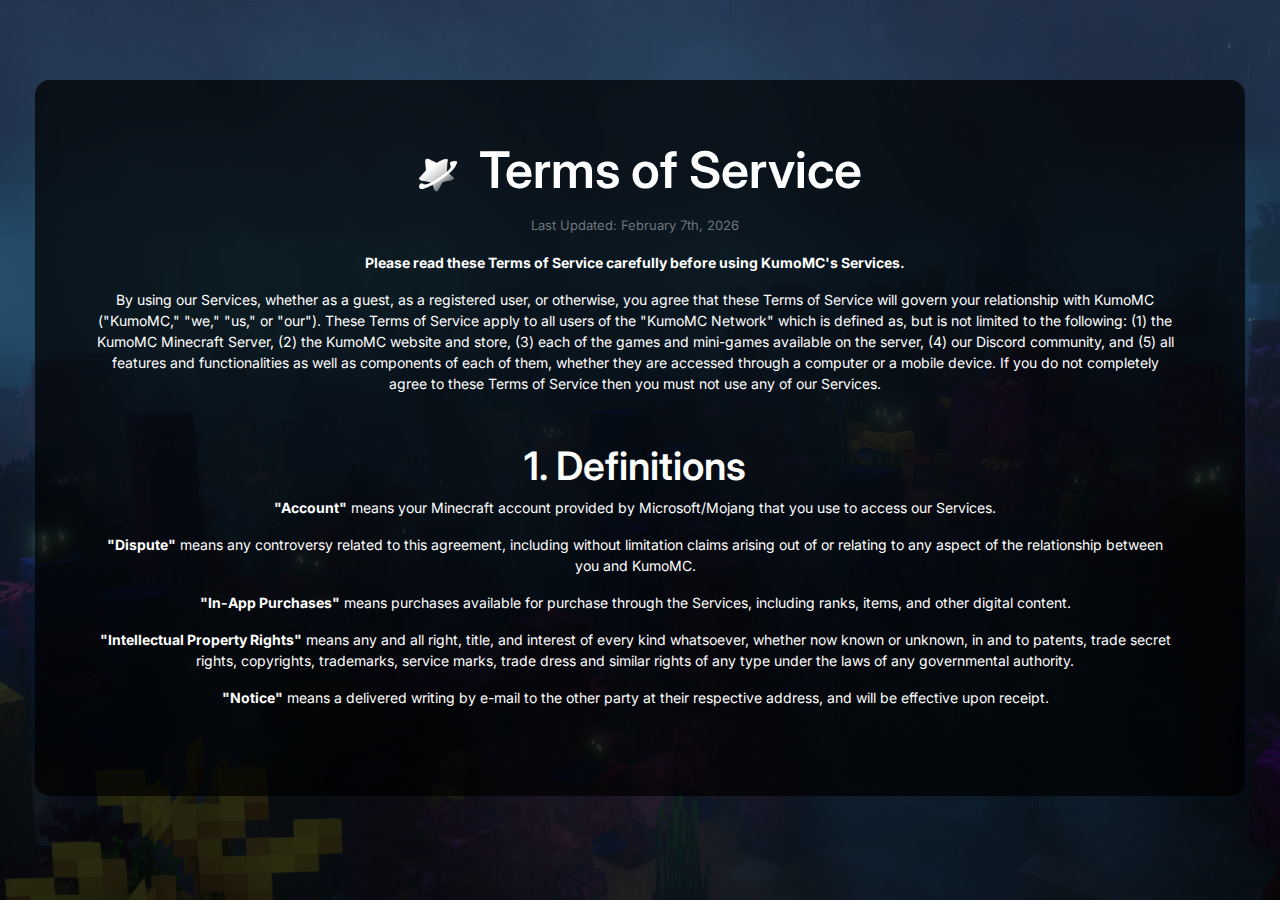
<file: tos.html>
<!DOCTYPE html>
<html lang="en">
<head>
    <meta charset="UTF-8">
    <meta name="viewport" content="width=device-width, initial-scale=1.0">
    <meta name="description" content="KumoMC - Terms of Service">
    <title>KumoMC - Terms of Service</title>
    
    <!-- Favicon -->
    <link rel="icon" type="image/x-icon" href="assets/favicon.ico">
    <link rel="shortcut icon" type="image/x-icon" href="assets/favicon.ico">
    <link rel="icon" type="image/png" href="assets/logo.png">
    
    <!-- Google Fonts -->
    <link rel="preconnect" href="https://fonts.googleapis.com">
    <link rel="preconnect" href="https://fonts.gstatic.com" crossorigin>
    <link href="https://fonts.googleapis.com/css2?family=Inter:wght@300;400;500;600;700&display=swap" rel="stylesheet">
    
    <!-- Font Awesome -->
    <link rel="stylesheet" href="https://cdnjs.cloudflare.com/ajax/libs/font-awesome/6.5.1/css/all.min.css">
    
    <!-- Bootstrap CSS -->
    <link href="https://cdn.jsdelivr.net/npm/bootstrap@4.6.2/dist/css/bootstrap.min.css" rel="stylesheet">
    
    <!-- Custom CSS -->
    <link rel="stylesheet" href="css/style.css">
    
    <style>
        /* Custom scrollbar for TOS content */
        .tos-content::-webkit-scrollbar {
            width: 8px;
        }
        .tos-content::-webkit-scrollbar-track {
            background: rgba(255, 255, 255, 0.1);
            border-radius: 10px;
        }
        .tos-content::-webkit-scrollbar-thumb {
            background: rgba(255, 255, 255, 0.3);
            border-radius: 10px;
        }
        .tos-content::-webkit-scrollbar-thumb:hover {
            background: rgba(255, 255, 255, 0.5);
        }
    </style>
</head>
<body>
    <!-- Navbar -->
    <nav class="navbar navbar-expand-lg fixed-top navbar-transparent" color-on-scroll="500">
        <div class="container">
            <div class="navbar-translate">
                <button class="navbar-toggler navbar-burger" type="button" data-toggle="collapse" data-target="#navbarToggler" aria-controls="navbarToggler" aria-expanded="false" aria-label="Toggle navigation">
                    <span class="navbar-toggler-bar"></span>
                    <span class="navbar-toggler-bar"></span>
                    <span class="navbar-toggler-bar"></span>
                </button>
                <!-- Logo removed - moved to page title -->
            </div>
        </div>
    </nav>
    
    <!-- TOS Content Section -->
    <div class="wrapper">
        <div class="page-header section-dark" style="background-image: url('assets/bg.jpg'); min-height: 100vh;">
            <div class="filter"></div>
            <div class="content-center" style="padding: 20px; display: flex; align-items: flex-start; min-height: 100vh; padding-top: 80px; padding-bottom: 20px;">
                <div class="container" style="max-width: 100%;">
                    <div class="row">
                        <div class="col-12">
                            <div class="card" style="background: rgba(0, 0, 0, 0.7); border: none; border-radius: 15px; padding: 60px; color: white; max-height: calc(100vh - 120px); display: flex; flex-direction: column;">
                                <h1 class="text-center mb-3" style="flex-shrink: 0;">
                                    <a href="index.html"><img src="assets/logo.png" alt="KumoMC" style="height: 40px; vertical-align: middle; margin-right: 10px;"></a> Terms of Service   
                                </h1>
                                
                                <div class="tos-content" style="overflow-y: auto; flex: 1; padding-right: 10px; min-height: 0;">
                                    <p class="text-muted text-center mb-3" style="font-size: 13px;">Last Updated: February 7th, 2026</p>
                                    
                                    <section class="mb-5">
                                        <p><strong>Please read these Terms of Service carefully before using KumoMC's Services.</strong></p>
                                        <p>By using our Services, whether as a guest, as a registered user, or otherwise, you agree that these Terms of Service will govern your relationship with KumoMC ("KumoMC," "we," "us," or "our"). These Terms of Service apply to all users of the "KumoMC Network" which is defined as, but is not limited to the following: (1) the KumoMC Minecraft Server, (2) the KumoMC website and store, (3) each of the games and mini-games available on the server, (4) our Discord community, and (5) all features and functionalities as well as components of each of them, whether they are accessed through a computer or a mobile device. If you do not completely agree to these Terms of Service then you must not use any of our Services.</p>
                                    </section>

                                    <section class="mb-5">
                                        <h2>1. Definitions</h2>
                                        <p><strong>"Account"</strong> means your Minecraft account provided by Microsoft/Mojang that you use to access our Services.</p>
                                        <p><strong>"Dispute"</strong> means any controversy related to this agreement, including without limitation claims arising out of or relating to any aspect of the relationship between you and KumoMC.</p>
                                        <p><strong>"In-App Purchases"</strong> means purchases available for purchase through the Services, including ranks, items, and other digital content.</p>
                                        <p><strong>"Intellectual Property Rights"</strong> means any and all right, title, and interest of every kind whatsoever, whether now known or unknown, in and to patents, trade secret rights, copyrights, trademarks, service marks, trade dress and similar rights of any type under the laws of any governmental authority.</p>
                                        <p><strong>"Notice"</strong> means a delivered writing by e-mail to the other party at their respective address, and will be effective upon receipt.</p>
                                        <p><strong>"Privacy Policy"</strong> means KumoMC's policy regarding privacy, which also governs your use of the Services and is incorporated herein by reference.</p>
                                        <p><strong>"Service" (or "Services")</strong> means the KumoMC Network and any other website, game, platform, content, and other related products and services provided by KumoMC, including without limitation any computer code, themes, objects, characters, stories, concepts, artwork, animations, sounds, methods of operation, documentation, in-game chat transcripts, character profile information, and server software.</p>
                                        <p><strong>"Terms of Service" (or "Terms")</strong> means the terms and conditions in this agreement.</p>
                                        <p><strong>"User Content"</strong> means any and all data that you upload, transmit, or create through the Services, including without limitation character skins, buildings, forum posts, Discord messages, profile information, software, sound, images, videos, and any other content contributed by users to the Services.</p>
                                    </section>

                                    <section class="mb-5">
                                        <h2>2. Ownership and Limited License</h2>
                                        <h4>a) Ownership</h4>
                                        <p>The Services are owned or licensed by KumoMC and are protected by Intellectual Property Rights and other proprietary rights laws. KumoMC reserves all rights, titles, and interest in and to the Services, including without limitation all Intellectual Property Rights and other proprietary rights, that are not explicitly granted to you in these Terms. Your permitted use of the Services is limited by the Intellectual Property Rights of KumoMC.</p>
                                        
                                        <h4>b) License</h4>
                                        <p>Subject to your agreement and continuing compliance with these Terms and any other relevant KumoMC policies, KumoMC grants you a non-commercial, non-exclusive, non-transferable, revocable, limited license, subject to the limitations in these Terms, to access and use the Services for your own entertainment purposes. You agree that you will not use the Services for any other purpose.</p>
                                        
                                        <h4>c) Accounts</h4>
                                        <p>You may access the KumoMC server through your Microsoft/Mojang Account and you agree to be bound by these Terms. Should you share an Account with other users, this agreement applies to all users of said Account. It is the responsibility of the Account owner to ensure that all users have read and will comply with these Terms.</p>
                                        <p>KumoMC may permanently delete Accounts on its Services that are deemed inactive. Accounts shall be deemed inactive when they have not been used for One Hundred and Eighty (180) days.</p>
                                        <p>You acknowledge that if your Account is deleted, you may lose access to any information associated with that Account. If you wish to delete your Account, please alert KumoMC by sending Notice to: <strong>support@kumomc.xyz</strong></p>
                                        
                                        <h4>d) License Limitations</h4>
                                        <p>Any use or aiding and abetting in other's use of the Services in violation of the law, these Terms of Service, or these License Limitations is strictly prohibited, and may result in the immediate revocation of your limited license at KumoMC's sole judgment and deletion of your Account, or may subject you to liability for violations of law.</p>
                                        <p>You acknowledge you will not directly or indirectly do the following:</p>
                                        <ul>
                                            <li>Partake in any activity or action that KumoMC deems to be against the spirit or intent of the Services;</li>
                                            <li>Partake in any cheats which are methods of gameplay not expressly authorized by KumoMC, facilitating or influencing gameplay or granting you or any other user any sort of advantages over other players who are not using these methods, including exploits, cheats, bugs, errors, or undocumented features;</li>
                                            <li>Use robots, spiders, crawlers, bots, hacked clients, or any other automated process or modified client to access, use, reverse engineer, or manipulate the Services;</li>
                                            <li>Promote, encourage, or participate in any activity involving hacking, phishing, distribution of cheats, or modding of the Services in any way not authorized by KumoMC;</li>
                                            <li>Exploit the Services for purposes not expressly authorized by KumoMC including, but not limited to: (1) gathering of in-game items or currencies for the purpose of reselling outside of the Services; (2) offering in-game services in exchange for real-world payment not processed through our official store; (3) advertising through text or voice communications; and (4) organizing or promoting any form of gambling or wagering;</li>
                                            <li>Create or utilize any in-game items created or copied by using existing game bugs, undocumented issues, or design flaws of the Services;</li>
                                            <li>Copy, modify, edit, create derivative works of, publicly display, publicly perform, republish, transmit, or distribute any material obtained through the Services;</li>
                                            <li>Lease, sell, rent, or otherwise exploit for commercial purposes any part of the Services;</li>
                                            <li>Delete, alter, or obscure any Intellectual Property Rights or other proprietary rights notices from the Services;</li>
                                            <li>Attempt to harass, threaten, bully, embarrass, abuse, or harm, or advocate or incite harassment, abuse, or harm of another person, group, KumoMC itself or its staff;</li>
                                            <li>Organize or participate in any activity or group that is hateful, harmful, or offensive towards a race, sexual orientation or preferences, religion, heritage or nationality, disability or other health class, gender, age, or similar classes;</li>
                                            <li>Initiate, assist, or become involved in any form of attack or disruption to the Services, including without limitation distribution of a virus, worm, spyware, corrupted data, denial of service attacks, or other attempts to disrupt the Services or other person's use or enjoyment of the Services;</li>
                                            <li>Make available through the Services any material or information that infringes any Intellectual Property Right, right of privacy, right of publicity, or other right of any person or entity or impersonates any other person, including without limitation staff members;</li>
                                            <li>Attempt to gain unauthorized access to Services or Accounts not belonging to you;</li>
                                            <li>Use the Services where it is prohibited by law; or</li>
                                            <li>Engage in any form of real-money trading (RMT) of in-game items, currencies, or services outside of our official store.</li>
                                        </ul>
                                    </section>

                                    <section class="mb-5">
                                        <h2>3. Payment and In-App Purchases</h2>
                                        <p>In-App Purchases are owned by KumoMC and are not your property. KumoMC may manage, regulate, control, modify or eliminate all In-App Purchases at any time, without Notice or announcement and without payment to you. KumoMC shall have no liability to you or any third party if KumoMC exercises any such rights.</p>
                                        <p><strong>ALL CHARGES INCURRED IN CONNECTION WITH THE SERVICES ARE PAYABLE IN ADVANCE, FINAL, AND ARE NOT REFUNDABLE IN WHOLE OR IN PART, FOR ANY REASON, EXCEPT AS REQUIRED BY APPLICABLE CONSUMER RIGHTS LAW IN YOUR LOCAL JURISDICTION.</strong> YOU WILL NOT RECEIVE MONEY OR OTHER COMPENSATION FOR UNUSED IN-APP PURCHASES WHEN AN ACCOUNT IS CLOSED, WHETHER SUCH CLOSURE WAS VOLUNTARY OR INVOLUNTARY. NOTWITHSTANDING THE FOREGOING, KUMOMC MAY IN ITS SOLE DISCRETION ISSUE A REFUND TO YOU IF YOU HAVE, WITHIN THIRTY (30) DAYS, PROVIDED AN APPROPRIATE REASON FOR REQUESTING SUCH REFUND.</p>
                                        <p>We partner with Tebex Limited (www.tebex.io), who are the official merchant of digital content produced by us. If you wish to purchase licenses to use digital content we produce, you must do so through Tebex as our licensed reseller and merchant of record. In order to make any such purchase from Tebex, you must agree to their terms, available at checkout.tebex.io/terms. If you have any billing or transactional enquiries regarding a purchase made through Tebex, you should contact Tebex support at www.tebex.io/contact/checkout. For other enquiries, please contact support@kumomc.xyz.</p>
                                    </section>

                                    <section class="mb-5">
                                        <h2>4. User Content</h2>
                                        <p>To the maximum extent permissible by law, KumoMC assumes no responsibility or liability for the conduct of any user submitting any User Content, and assumes no responsibility or liability for pre-screening or monitoring the Services for inappropriate or illegal content or conduct. We are unable to pre-screen or monitor all User Content and we will not do so. Your use of the Services is at your own risk, and you are solely responsible for any User Content that you post.</p>
                                        <p>When you transmit or upload User Content, you agree to abide by the following rules:</p>
                                        <ul>
                                            <li>All content will be accurate, complete, and free from fraud and deception;</li>
                                            <li>All content will be free of any Intellectual Property Rights infringement;</li>
                                            <li>All content will be free from obscenity, threats, defamation, invasion of privacy, and other injuries to third parties;</li>
                                            <li>All content will be in compliance with these Terms of Service;</li>
                                            <li>All content will not be in violation of any law, contractual restrictions, or other parties' rights;</li>
                                            <li>All content will be free of viruses, adware, spyware, worms, or other malicious code; and</li>
                                            <li>All content will be free of spam, commercial solicitation, chain letters, and mass mailings.</li>
                                        </ul>
                                        <p>All User Content that you post will be considered non-confidential. KumoMC will only share personal information that you provide in accordance with applicable privacy laws. KumoMC is not responsible for any other user or third party's use or appropriation of any User Content that you have submitted through the Services.</p>
                                        <p>You hereby grant KumoMC a non-exclusive, revocable, perpetual, transferable, fully paid-up, royalty-free, worldwide license and right to use, copy, reproduce, adapt, modify, create derivative works from, publish, distribute, publicly display, publicly perform your User Content in connection with our provision of the Services, including marketing and promotions of the Services. You also hereby grant to KumoMC the right to authorize others to exercise any of the rights granted to KumoMC under this Section. Except as prohibited by law, you waive any rights of attribution and/or any moral rights you may have in your User Content, regardless of whether your User Content is altered or changed in a manner. KumoMC does not claim any ownership rights in your User Content and nothing in these Terms of Service is intended to restrict any rights that you may have to use and exploit your User Content.</p>
                                        <p>If you believe that your content has been infringed in the Services, please notify us at: <strong>support@kumomc.xyz</strong></p>
                                    </section>

                                    <section class="mb-5">
                                        <h2>5. Account Access and Permissible Use</h2>
                                        <p>If you have been previously banned from using any KumoMC Services, you may not use our Services unless explicitly unbanned by staff.</p>
                                    </section>

                                    <section class="mb-5">
                                        <h2>6. Service Availability and Termination</h2>
                                        <p>You acknowledge that:</p>
                                        <ul>
                                            <li>KumoMC may in its sole and absolute discretion provide subsequent amendments, versions, enhancements, modifications, upgrades or patches related to any part of the Services;</li>
                                            <li>KumoMC has absolute and sole discretion to immediately terminate or restrict access to the Services, or any portion of the Services, including any and all Accounts, at any time, for any reason, without Notice and without liability to you;</li>
                                            <li>You may terminate these Terms at any time by ceasing to use the Services and contacting support@kumomc.xyz;</li>
                                            <li>Access to the Services may be interrupted for reasons within or beyond the control of KumoMC, and that KumoMC cannot and does not guarantee you will be able to use the Services whenever you wish to do so;</li>
                                            <li>In the event of a termination or suspension any pre-purchased services or virtual goods, such as currencies, equipment, items, ranks, or progress are forfeited, and you agree and acknowledge that you are not entitled to any refund for any amounts which were pre-paid prior to any termination of this agreement;</li>
                                            <li>KumoMC may not offer the Services in all countries or geographic locations; and</li>
                                            <li>You are solely responsible for any internet connection and data fees that you may incur as a result of using our Services.</li>
                                        </ul>
                                    </section>

                                    <section class="mb-5">
                                        <h2>7. Warranty and Liability</h2>
                                        <p>YOU ACKNOWLEDGE THAT KUMOMC IS NOT LIABLE (1) FOR ANY INDIRECT, INCIDENTAL, SPECIAL, EXEMPLARY OR CONSEQUENTIAL DAMAGES, INCLUDING FOR LOSS OF PROFITS, GOODWILL OR DATA, IN ANY WAY WHATSOEVER ARISING OUT OF THE USE OF, OR INABILITY TO USE, THE SERVICE; OR (2) FOR THE CONDUCT OF THIRD PARTIES, INCLUDING OTHER USERS OF THE SERVICE. THE SERVICES ARE PROVIDED BY KUMOMC TO YOU ON AN "AS IS" AND "AS AVAILABLE" BASIS. KUMOMC MAKES NO WARRANTIES OR REPRESENTATIONS OF ANY KIND, EXPRESS OR IMPLIED, AS TO THE OPERATION OF THE SERVICES. THE RISK OF USING THE SERVICES RESTS ENTIRELY WITH YOU AS DOES THE RISK OF INJURY FROM THE SERVICES.</p>
                                        <p>TO THE FULLEST EXTENT PERMISSIBLE BY LAW, KUMOMC DISCLAIMS ALL WARRANTIES, EXPRESS OR IMPLIED, INCLUDING WITHOUT LIMITATION IMPLIED WARRANTIES OF MERCHANTABILITY AND FITNESS FOR A PARTICULAR PURPOSE. KUMOMC DOES NOT WARRANT THAT THE SERVICES ARE FREE FROM VIRUSES OR OTHER HARMFUL COMPONENTS. TO THE MAXIMUM EXTENT PERMISSIBLE UNDER APPLICABLE LAWS, THE AGGREGATE LIABILITY OF KUMOMC ARISING OUT OF OR IN CONNECTION WITH THIS AGREEMENT SHALL NOT EXCEED THE TOTAL AMOUNTS YOU HAVE PAID (IF ANY) TO KUMOMC IN THE ONE HUNDRED EIGHTY (180) DAYS IMMEDIATELY PRECEDING THE DATE ON WHICH YOU FIRST ASSERT ANY SUCH CLAIM.</p>
                                        <p>IF YOU HAVE NOT PAID KUMOMC ANY AMOUNT IN THE ONE HUNDRED EIGHTY (180) DAYS IMMEDIATELY PRECEDING THE DATE ON WHICH YOU FIRST ASSERT ANY SUCH CLAIM, YOUR SOLE AND EXCLUSIVE REMEDY FOR ANY DISPUTE WITH KUMOMC IS TO STOP USING THE SERVICE AND TO CANCEL YOUR ACCOUNT.</p>
                                    </section>

                                    <section class="mb-5">
                                        <h2>8. Indemnity</h2>
                                        <p>You agree to defend, indemnify and hold harmless KumoMC, and any employee, contractor, vendor, agent, supplier, shareholder, director or officer, as well as any person using the Services and any person or entity that becomes aware of your use of the Services at any time, with respect to any and all claims, liabilities, judgments, awards, injuries, damages, losses, costs, fees, or expenses (including but not limited to attorney's fees and costs) that arise under, from or in any way, directly or indirectly, relate to:</p>
                                        <ul>
                                            <li>Your failure to comply with any provision of these Terms of Service;</li>
                                            <li>Your use of the Services, including but not limited to economic, physical, emotional, psychological or privacy related considerations; and</li>
                                            <li>Your actions to knowingly affect the Services via any malware, computer virus, worm, Trojan horse, spyware, or other harmful program.</li>
                                        </ul>
                                        <p>This Section shall survive the termination of this agreement.</p>
                                    </section>

                                    <section class="mb-5">
                                        <h2>9. Dispute Resolution</h2>
                                        <h4>a) Informal Resolution</h4>
                                        <p>With respect to any Dispute, you agree to attempt to negotiate the resolution of any Dispute informally for at least thirty (30) days before initiating any legal proceeding. Such informal negotiations commence upon KumoMC's receipt of Notice from you at support@kumomc.xyz.</p>
                                        
                                        <h4>b) Contact Information</h4>
                                        <p>KumoMC can be reached at: <strong>support@kumomc.xyz</strong></p>
                                    </section>

                                    <section class="mb-5">
                                        <h2>10. Miscellaneous</h2>
                                        <h4>a) Changes</h4>
                                        <p>It is your responsibility to read, understand, and accept this agreement in connection with your use of the Services. You acknowledge that KumoMC may make changes to these Terms of Service at any time. Unless KumoMC states otherwise, any changes to these Terms are effective when posted. If you continue to use the Services after any changes are posted then you agree that those changes will apply to your continued use of the Services. You should check this page regularly to stay informed about any changes.</p>
                                        
                                        <h4>b) Complete Agreement</h4>
                                        <p>This agreement is the final and complete agreement and understanding of the parties concerning the subject matter hereof, and supersedes and replaces any and all prior and contemporaneous agreements and understandings with respect thereto.</p>
                                        
                                        <h4>c) Force Majeure</h4>
                                        <p>No party shall be responsible for delays or failure of performance resulting from acts beyond the reasonable control of such party, including war, terrorism, acts of public enemies, strikes or other labor disturbances, power failures, fires, floods, earthquakes, acts of God, and other natural disasters.</p>
                                        
                                        <h4>d) Severability</h4>
                                        <p>If any provision or sub-provision of this agreement is found to be invalid or unenforceable, the remainder shall be enforced as fully as possible and the unenforceable provision or sub-provision shall be deemed modified to the limited extent required to permit its enforcement in a manner most closely representing the intention of the parties as expressed herein.</p>
                                        
                                        <h4>e) Governing Law</h4>
                                        <p>Any dispute or claim arising out of or related to this agreement shall be governed by and construed in accordance with the laws applicable in your jurisdiction.</p>
                                        
                                        <h4>f) Language</h4>
                                        <p>To the fullest extent permitted by law, the controlling language for these Terms of Service is English.</p>
                                    </section>

                                    <section class="mb-5">
                                        <h2>11. Age Requirements</h2>
                                        <p>Our Services are intended for users of all ages. If you are under the age of 13 (or the minimum age of digital consent in your country), you must have permission from a parent or guardian to use our Services. By using our Services, you represent that you meet these requirements.</p>
                                    </section>

                                    <section class="mb-5">
                                        <h2>12. Third-Party Services</h2>
                                        <p>Our Services may contain links to third-party websites, services, or resources (including Discord, Tebex, and voting sites). We are not responsible for the content, policies, or practices of any third-party services. Your use of third-party services is at your own risk and subject to their respective terms and conditions.</p>
                                    </section>

                                    <section class="mb-5">
                                        <h2>13. Minecraft and Mojang</h2>
                                        <p>KumoMC is not affiliated with, endorsed by, or connected to Mojang Studios, Mojang AB, or Microsoft Corporation. Minecraft is a trademark of Mojang Studios. All Minecraft-related content and materials belong to their respective owners.</p>
                                    </section>

                                    <section class="mb-5 text-center">
                                        <hr class="my-5">
                                        <p class="text-muted"><em>By using our Services, you acknowledge that you have read, understood, and agree to be bound by these Terms of Service.</em></p>
                                        <p class="mt-4"><strong>For questions or concerns, contact us at: support@kumomc.xyz</strong></p>
                                    </section>
                                </div>
                            </div>
                        </div>
                    </div>
                </div>
            </div>
            
            <div class="clouds-container">
                <div class="moving-clouds" style="background-image: url('https://demos.creative-tim.com/paper-kit-2/assets/img/clouds.png');"></div>
                <div class="moving-clouds moving-clouds-duplicate" style="background-image: url('https://demos.creative-tim.com/paper-kit-2/assets/img/clouds.png');"></div>
            </div>
        </div>
    </div>
    
    <!-- Scripts -->
    <script src="https://code.jquery.com/jquery-3.6.0.min.js"></script>
    <script src="https://cdn.jsdelivr.net/npm/bootstrap@4.6.2/dist/js/bootstrap.bundle.min.js"></script>
    <script src="js/main.js"></script>
</body>
</html>
</file>
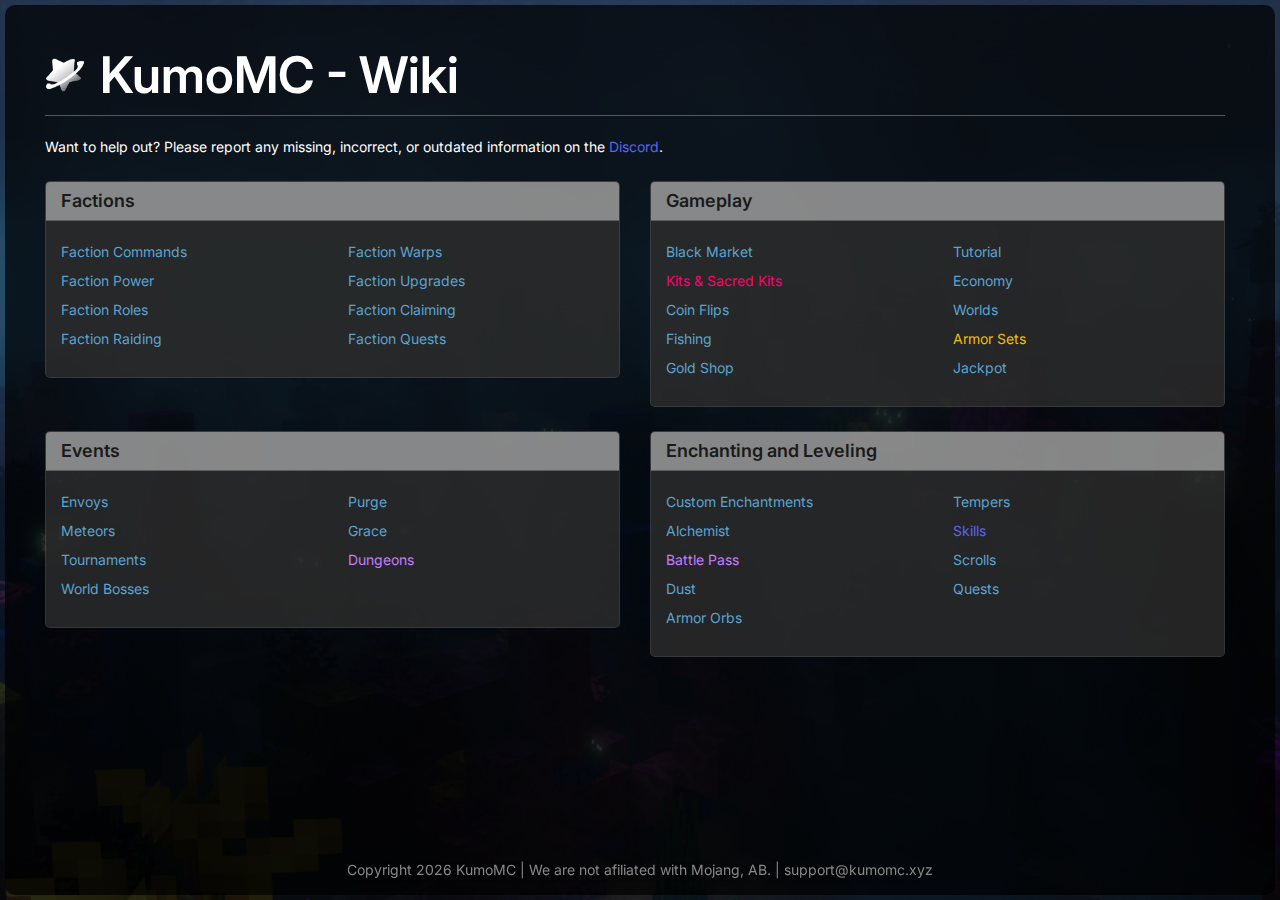
<file: wiki.html>
<!DOCTYPE html>
<html lang="en">
<head>
    <meta charset="UTF-8">
    <meta name="viewport" content="width=device-width, initial-scale=1.0">
    <meta name="description" content="KumoMC Wiki - Documentation and Guides">
    <title>Wiki - KumoMC</title>
    
    <!-- Favicon -->
    <link rel="icon" type="image/x-icon" href="assets/favicon.ico">
    <link rel="shortcut icon" type="image/x-icon" href="assets/favicon.ico">
    <link rel="icon" type="image/png" href="assets/logo.png">
    
    <!-- Google Fonts -->
    <link rel="preconnect" href="https://fonts.googleapis.com">
    <link rel="preconnect" href="https://fonts.gstatic.com" crossorigin>
    <link href="https://fonts.googleapis.com/css2?family=Inter:wght@300;400;500;600;700&display=swap" rel="stylesheet">
    
    <!-- Font Awesome -->
    <link rel="stylesheet" href="https://cdnjs.cloudflare.com/ajax/libs/font-awesome/6.5.1/css/all.min.css">
    
    <!-- Bootstrap CSS -->
    <link href="https://cdn.jsdelivr.net/npm/bootstrap@4.6.2/dist/css/bootstrap.min.css" rel="stylesheet">
    
    <!-- Custom CSS -->
    <link rel="stylesheet" href="css/style.css">
</head>
<body>
    <!-- Wiki Content Section -->
    <div class="wrapper">
        <div class="page-header section-dark" style="background-image: url('assets/bg.jpg'); min-height: 100vh;">
            <div class="filter"></div>
            <div style="padding: 5px; width: 100%; height: 100vh; position: relative; z-index: 3;">
                <div class="card" style="background: rgba(0, 0, 0, 0.7); border: none; border-radius: 10px; padding: 40px 0 40px 40px; color: white; width: 100%; height: calc(100vh - 10px); overflow-y: auto; display: flex; flex-direction: column;">
                    <div class="wiki-content" style="max-height: none; overflow-y: visible; flex: 1; overflow-y: auto; padding-right: 40px;">
                        <h1 style="border-bottom: 1px solid rgba(255,255,255,0.3); padding-bottom: 10px; margin-bottom: 20px; display: flex; align-items: center; gap: 15px;">
                            <a href="index.html" style="text-decoration: none; transition: opacity 0.3s ease;">
                                <img src="assets/logo.png" alt="Home" style="height: 40px; width: auto; display: block;">
                            </a>
                            KumoMC - Wiki 
                        </h1>
                                                
                        <p>Want to help out? Please report any missing, incorrect, or outdated information on the <a href="https://discord.gg/RzqTEPwkKt" style="color: #5865f2;">Discord</a>.</p>                                                
                        <div class="row mt-4">
                            <div class="col-md-6 mb-4">
                                <div class="wiki-box">
                                    <h3 class="wiki-box-header">Factions</h3>
                                    <div class="wiki-box-content">
                                        <div class="row">
                                            <div class="col-6">
                                                <ul class="wiki-links">
                                                    <li><a href="#">Faction Commands</a></li>
                                                    <li><a href="#">Faction Power</a></li>
                                                    <li><a href="#">Faction Roles</a></li>
                                                    <li><a href="#">Faction Raiding</a></li>
                                                </ul>
                                            </div>
                                            <div class="col-6">
                                                <ul class="wiki-links">
                                                    <li><a href="#">Faction Warps</a></li>
                                                    <li><a href="#">Faction Upgrades</a></li>
                                                    <li><a href="#">Faction Claiming</a></li>
                                                    <li><a href="#">Faction Quests</a></li>
                                                </ul>
                                            </div>
                                        </div>
                                    </div>
                                </div>
                                
                            </div>
                            
                            <div class="col-md-6 mb-4">
                                <div class="wiki-box">
                                    <h3 class="wiki-box-header">Gameplay</h3>
                                    <div class="wiki-box-content">
                                        <div class="row">
                                            <div class="col-6">
                                                <ul class="wiki-links">
                                                    <li><a href="#">Black Market</a></li>
                                                    <li><a href="#" style="color: #ff006e;">Kits & Sacred Kits</a></li>
                                                    <li><a href="#">Coin Flips</a></li>
                                                    <li><a href="#">Fishing</a></li>
                                                    <li><a href="#">Gold Shop</a></li>
                                                </ul>
                                            </div>
                                            <div class="col-6">
                                                <ul class="wiki-links">
                                                    <li><a href="#">Tutorial</a></li>
                                                    <li><a href="#">Economy</a></li>
                                                    <li><a href="#">Worlds</a></li>
                                                    <li><a href="#" style="color: #EFBF04;">Armor Sets</a></li>
                                                    <li><a href="#">Jackpot</a></li>
                                                </ul>
                                            </div>
                                        </div>
                                    </div>
                                </div>
                            </div>
                        </div>
                        
                        <div class="row">
                            <div class="col-md-6 mb-4">
                                <div class="wiki-box">
                                    <h3 class="wiki-box-header">Events</h3>
                                    <div class="wiki-box-content">
                                        <div class="row">
                                            <div class="col-6">
                                                <ul class="wiki-links">
                                                    <li><a href="#">Envoys</a></li>
                                                    <li><a href="#">Meteors</a></li>
                                                    <li><a href="#">Tournaments</a></li>
                                                    <li><a href="#">World Bosses</a></li>
                                                </ul>
                                            </div>
                                            <div class="col-6">
                                                <ul class="wiki-links">
                                                    <li><a href="#">Purge</a></li>
                                                    <li><a href="#">Grace</a></li>
                                                    <li><a href="#" style="color: #c77dff;">Dungeons</a></li>
                                                </ul>
                                            </div>
                                        </div>
                                    </div>
                                </div>
                            </div>
                            
                            <div class="col-md-6 mb-4">
                                <div class="wiki-box">
                                    <h3 class="wiki-box-header">Enchanting and Leveling</h3>
                                    <div class="wiki-box-content">
                                        <div class="row">
                                            <div class="col-6">
                                                <ul class="wiki-links">
                                                    <li><a href="#">Custom Enchantments</a></li>
                                                    <li><a href="#">Alchemist</a></li>
                                                    <li><a href="#" style="color: #c77dff;">Battle Pass</a></li>
                                                    <li><a href="#">Dust</a></li>
                                                    <li><a href="#">Armor Orbs</a></li>
                                                </ul>
                                            </div>
                                            <div class="col-6">
                                                <ul class="wiki-links">
                                                    <li><a href="#">Tempers</a></li>
                                                    <li><a href="#" style="color: #5865f2;">Skills</a></li>
                                                    <li><a href="#">Scrolls</a></li>
                                                    <li><a href="#">Quests</a></li>
                                                </ul>
                                            </div>
                                        </div>
                                    </div>
                                </div>
                            </div>
                        </div>
                    </div>
                </div>
            </div>
            
            <!-- Footer Text at Bottom -->
            <div class="footer-text">
                Copyright 2026 KumoMC | We are not afiliated with Mojang, AB. | support@kumomc.xyz
            </div>
            
            <div class="clouds-container">
                <div class="moving-clouds" style="background-image: url('https://demos.creative-tim.com/paper-kit-2/assets/img/clouds.png');"></div>
                <div class="moving-clouds moving-clouds-duplicate" style="background-image: url('https://demos.creative-tim.com/paper-kit-2/assets/img/clouds.png');"></div>
            </div>
        </div>
    </div>
    
    <!-- Scripts -->
    <script src="https://code.jquery.com/jquery-3.6.0.min.js"></script>
    <script src="https://cdn.jsdelivr.net/npm/bootstrap@4.6.2/dist/js/bootstrap.bundle.min.js"></script>
    <script src="js/main.js"></script>
</body>
</html>
</file>
<file: css/style.css>
/* Reset and Base Styles */
* {
    margin: 0;
    padding: 0;
    box-sizing: border-box;
}

body {
    color: #66615b;
    font-size: 14px;
    font-weight: 400;
    font-family: 'Inter', -apple-system, BlinkMacSystemFont, "Segoe UI", Helvetica, Arial, sans-serif;
    -webkit-font-smoothing: antialiased;
    -moz-osx-font-smoothing: grayscale;
}

h1, h2, h3, h4, h5, h6 {
    font-family: 'Inter', -apple-system, BlinkMacSystemFont, "Segoe UI", Helvetica, Arial, sans-serif;
    font-weight: 600;
}

h1 {
    font-size: 3.6em;
}

h2 {
    font-size: 2.8em;
}

a {
    color: #51bcda;
    text-decoration: none;
}

a:hover, a:focus {
    color: #2ba9cd;
    text-decoration: none;
}

/* Navbar Styles */
.navbar {
    border: 0;
    font-size: 14px;
    transition: all 0.4s;
    padding: 0;
    background: #FFFFFF;
    box-shadow: 0 6px 10px -4px rgba(0, 0, 0, 0.15);
}

/* Hide hamburger menu when navbar is empty */
.navbar-toggler {
    display: none;
}

.navbar .navbar-brand {
    font-weight: 600;
    margin: 5px 0px;
    padding: 20px 15px;
    font-size: 14px;
    color: #66615B;
    text-transform: uppercase;
}

.navbar-logo {
    height: 40px;
    width: auto;
    display: block;
}

.navbar-transparent {
    background-color: transparent !important;
    border-bottom: 1px solid transparent;
    box-shadow: none;
}

.navbar-toggler-bar {
    display: block;
    position: relative;
    width: 24px;
    height: 2px;
    border-radius: 1px;
    margin: 0 auto;
    background: #66615b;
}

.navbar-toggler-bar + .navbar-toggler-bar {
    margin-top: 4px;
}

.navbar .navbar-toggler .navbar-toggler-bar {
    background: #66615b;
}

.navbar[class*="bg-"] .navbar-toggler .navbar-toggler-bar,
.navbar.navbar-transparent .navbar-toggler .navbar-toggler-bar {
    background: #fff;
}

.navbar-nav .nav-item .nav-link {
    line-height: 1.6;
    margin: 15px 0px;
    padding: 10px 15px;
    opacity: .8;
    font-size: 12px;
    text-transform: uppercase;
    font-weight: 600;
    color: #66615B;
}

.navbar-transparent .navbar-brand,
[class*="bg"] .navbar-brand {
    color: #FFFFFF;
    opacity: 0.9;
}

.navbar-transparent .navbar-nav .nav-item .nav-link:not(.btn),
[class*="bg"] .navbar-nav .nav-item .nav-link:not(.btn) {
    color: #FFFFFF;
}

/* Button Styles */
.btn {
    border-width: 2px;
    font-size: 12px;
    font-weight: 600;
    padding: 0.5rem 18px;
    line-height: 1.75;
    cursor: pointer;
    text-transform: uppercase;
    background-color: #66615B;
    border-color: #66615B;
    color: #FFFFFF;
    transition: all 150ms linear;
}

.btn:hover, .btn:focus, .btn:active {
    background-color: #403D39;
    color: #FFFFFF;
    border-color: #403D39;
}

.btn-round {
    border-radius: 30px;
}

/* Page Header / Hero Section */
.page-header {
    background-color: #B2AFAB;
    background-position: center center;
    background-size: cover;
    min-height: 100vh;
    max-height: 999px;
    overflow: hidden;
    position: relative;
    width: 100%;
    z-index: 1;
    display: flex;
    align-items: center;
    justify-content: center;
}

.page-header .filter::after {
    background-color: rgba(0, 0, 0, 0.5);
    content: "";
    display: block;
    height: 100%;
    left: 0;
    top: 0;
    position: absolute;
    width: 100%;
    z-index: 1;
}

.page-header .content-center {
    position: relative;
    z-index: 3;
    color: #fff;
    text-align: center;
}

.title-brand {
    max-width: 730px;
    margin: 0 auto;
    position: relative;
    text-align: center;
    color: #FFFFFF;
    display: block;
}

.presentation-title {
    font-size: 8em;
    font-weight: 700;
    margin: 0;
    color: #FFFFFF;
    background: linear-gradient(to bottom, #FFFFFF 35%, #4e6773 100%);
    -webkit-background-clip: text;
    -webkit-text-fill-color: transparent;
    background-clip: text;
}

/* Player Count Box */
.player-count-box {
    position: absolute;
    top: 0;
    right: -180px;
    background: rgba(255, 255, 255, 0.1);
    backdrop-filter: blur(10px);
    border: 2px solid rgba(255, 255, 255, 0.2);
    border-radius: 8px;
    padding: 12px 16px;
    display: flex;
    align-items: center;
    gap: 10px;
    color: #FFFFFF;
    font-size: 14px;
    box-shadow: 0 4px 15px rgba(0, 0, 0, 0.2);
    animation: fadeInUp 1s ease-out 0.3s both;
}

.status-indicator {
    width: 10px;
    height: 10px;
    border-radius: 50%;
    background: #888;
    flex-shrink: 0;
    animation: pulse 2s ease-in-out infinite;
}

.status-indicator.online {
    background: #4CAF50;
    box-shadow: 0 0 10px rgba(76, 175, 80, 0.6);
}

.status-indicator.offline {
    background: #f44336;
    box-shadow: 0 0 10px rgba(244, 67, 54, 0.6);
}

@keyframes pulse {
    0%, 100% {
        opacity: 1;
    }
    50% {
        opacity: 0.5;
    }
}

.player-count-text {
    display: flex;
    flex-direction: column;
    align-items: flex-start;
    line-height: 1.2;
}

#playerCount {
    font-size: 20px;
    font-weight: 700;
    color: #FFFFFF;
}

.players-label {
    font-size: 11px;
    color: rgba(255, 255, 255, 0.8);
    text-transform: uppercase;
    letter-spacing: 0.5px;
}

/* Buttons Container in Hero */
.buttons-container {
    margin-top: 30px;
    max-width: 800px;
    margin-left: auto;
    margin-right: auto;
    position: relative;
    z-index: 3;
}

.buttons-flex {
    display: flex;
    flex-wrap: wrap;
    justify-content: center;
    gap: 15px;
}

/* Modern Button Styles */
.modern-btn {
    display: flex;
    flex-direction: column;
    align-items: center;
    justify-content: center;
    padding: 12px 16px;
    background: rgba(255, 255, 255, 0.1);
    backdrop-filter: blur(10px);
    border: 2px solid rgba(255, 255, 255, 0.2);
    border-radius: 6px;
    color: #FFFFFF;
    text-decoration: none;
    transition: all 0.3s ease;
    width: 120px;
    height: 120px;
    flex-shrink: 0;
}

.modern-btn:hover {
    background: rgba(255, 255, 255, 0.15);
    border-color: rgba(255, 255, 255, 0.4);
    transform: translateY(-3px);
    box-shadow: 0 8px 20px rgba(0, 0, 0, 0.3);
    color: #FFFFFF;
    text-decoration: none;
}

.modern-btn i {
    font-size: 32px;
    margin-bottom: 8px;
    opacity: 0.9;
}

.modern-btn span {
    font-size: 14px;
    font-weight: 600;
    text-transform: uppercase;
    letter-spacing: 0.5px;
}

/* Footer Text at Bottom */
.footer-text {
    position: fixed;
    bottom: 20px;
    left: 0;
    right: 0;
    text-align: center;
    color: #888888;
    font-size: 14px;
    z-index: 10;
    font-weight: 400;
    text-shadow: 0 2px 4px rgba(0, 0, 0, 0.5);
}

/* Clouds Container */
.clouds-container {
    position: absolute;
    z-index: 1;
    bottom: 0;
    left: 0;
    width: 100%;
    height: 43.75em;
    overflow: hidden;
    -webkit-mask-image: linear-gradient(to bottom, transparent 0%, rgba(0,0,0,0.3) 30%, rgba(0,0,0,0.6) 60%, rgba(0,0,0,1) 100%);
    mask-image: linear-gradient(to bottom, transparent 0%, rgba(0,0,0,0.3) 30%, rgba(0,0,0,0.6) 60%, rgba(0,0,0,1) 100%);
}

/* Moving Clouds Animation */
.moving-clouds {
    position: absolute;
    z-index: 1;
    bottom: 0;
    left: 0;
    width: 250.625em;
    height: 43.75em;
    animation: cloudLoop 80s linear infinite;
    opacity: .25;
    background-repeat: repeat-x;
}

.moving-clouds-duplicate {
    left: 250.625em;
}

@keyframes cloudLoop {
    0% {
        transform: translate3d(0, 0, 0);
    }
    100% {
        transform: translate3d(-250.625em, 0, 0);
    }
}

/* Responsive */
@media (max-width: 991px) {
    .navbar-collapse {
        position: fixed;
        display: block;
        top: 0;
        height: 100%;
        width: 230px;
        right: 0;
        z-index: 1032;
        visibility: visible;
        background-color: #999;
        overflow-y: visible;
        border-top: none;
        text-align: left;
        padding: 15px 0 15px 40px;
        transform: translate3d(230px, 0, 0);
        transition: all 0.33s cubic-bezier(0.685, 0.0473, 0.346, 1);
    }

    .navbar-collapse::after {
        top: 0;
        left: 0;
        height: 100%;
        width: 100%;
        position: absolute;
        background-color: #FFFCF5;
        display: block;
        content: "";
        z-index: 1;
    }

    .navbar-collapse .navbar-nav {
        position: relative;
        z-index: 3;
    }

    .nav-open .navbar-collapse {
        transform: translate3d(0px, 0, 0);
    }

    .presentation-title {
        font-size: 5em;
    }

    .player-count-box {
        position: static;
        margin: 15px auto 0;
        width: fit-content;
    }

    .footer-text {
        bottom: 20px;
        font-size: 13px;
    }
}

@media (max-width: 767px) {
    .navbar-transparent {
        background-color: rgba(0, 0, 0, 0.45);
    }

    .presentation-title {
        font-size: 3em;
    }

    .player-count-box {
        position: static;
        margin: 15px auto 0;
        font-size: 12px;
        padding: 10px 14px;
    }

    #playerCount {
        font-size: 18px;
    }

    .buttons-container {
        margin-top: 20px;
        padding: 0 15px;
    }

    .buttons-flex {
        gap: 10px;
    }

    .modern-btn {
        width: 95px;
        height: 95px;
        padding: 5px;
    }

    .modern-btn i {
        font-size: 28px;
        margin-bottom: 6px;
    }

    .modern-btn span {
        font-size: 13px;
    }

    .footer-text {
        bottom: 15px;
        font-size: 12px;
        padding: 0 15px;
    }
}

/* Animations */
@keyframes fadeInUp {
    from {
        opacity: 0;
        transform: translateY(30px);
    }
    to {
        opacity: 1;
        transform: translateY(0);
    }
}

.content-center {
    animation: fadeInUp 1s ease-out;
}

/* Scrollable Content Box Styles */
.tos-content {
    max-height: 500px;
    overflow-y: auto;
    padding-right: 15px;
    margin-bottom: 20px;
}

/* Custom Scrollbar for Webkit Browsers (Chrome, Safari, Edge) */
.tos-content::-webkit-scrollbar {
    width: 12px;
}

.tos-content::-webkit-scrollbar-track {
    background: rgba(255, 255, 255, 0.05);
    border-radius: 10px;
    border: 1px solid rgba(255, 255, 255, 0.1);
}

.tos-content::-webkit-scrollbar-thumb {
    background: linear-gradient(180deg, rgba(81, 188, 218, 0.8), rgba(43, 169, 205, 0.8));
    border-radius: 10px;
    border: 2px solid rgba(0, 0, 0, 0.3);
    transition: all 0.3s ease;
}

.tos-content::-webkit-scrollbar-thumb:hover {
    background: linear-gradient(180deg, rgba(81, 188, 218, 1), rgba(43, 169, 205, 1));
    border-color: rgba(0, 0, 0, 0.5);
}

/* Custom Scrollbar for Firefox */
.tos-content {
    scrollbar-width: thin;
    scrollbar-color: rgba(81, 188, 218, 0.8) rgba(255, 255, 255, 0.05);
}

/* Wiki content scrollbar */
.wiki-content {
    max-height: 500px;
    overflow-y: auto;
    padding-right: 15px;
    margin-bottom: 20px;
}

.wiki-content::-webkit-scrollbar {
    width: 12px;
}

.wiki-content::-webkit-scrollbar-track {
    background: rgba(255, 255, 255, 0.05);
    border-radius: 10px;
    border: 1px solid rgba(255, 255, 255, 0.1);
}

.wiki-content::-webkit-scrollbar-thumb {
    background: linear-gradient(180deg, rgba(81, 188, 218, 0.8), rgba(43, 169, 205, 0.8));
    border-radius: 10px;
    border: 2px solid rgba(0, 0, 0, 0.3);
    transition: all 0.3s ease;
}

.wiki-content::-webkit-scrollbar-thumb:hover {
    background: linear-gradient(180deg, rgba(81, 188, 218, 1), rgba(43, 169, 205, 1));
    border-color: rgba(0, 0, 0, 0.5);
}

.wiki-content {
    scrollbar-width: thin;
    scrollbar-color: rgba(81, 188, 218, 0.8) rgba(255, 255, 255, 0.05);
}

/* Fullscreen wiki card scrollbar */
.card::-webkit-scrollbar {
    width: 14px;
}

.card::-webkit-scrollbar-track {
    background: rgba(255, 255, 255, 0.05);
    border-radius: 0 10px 10px 0;
    border: 1px solid rgba(255, 255, 255, 0.1);
    border-left: none;
}

.card::-webkit-scrollbar-thumb {
    background: linear-gradient(180deg, rgba(81, 188, 218, 0.8), rgba(43, 169, 205, 0.8));
    border-radius: 0 10px 10px 0;
    border: 2px solid rgba(0, 0, 0, 0.3);
    border-left: none;
    transition: all 0.3s ease;
}

.card::-webkit-scrollbar-thumb:hover {
    background: linear-gradient(180deg, rgba(81, 188, 218, 1), rgba(43, 169, 205, 1));
    border-color: rgba(0, 0, 0, 0.5);
}

.card {
    scrollbar-width: thin;
    scrollbar-color: rgba(81, 188, 218, 0.8) rgba(255, 255, 255, 0.05);
    scrollbar-gutter: stable;
}

/* Wiki Box Styles */
.wiki-box {
    background: rgba(60, 60, 60, 0.5);
    border-radius: 5px;
    overflow: hidden;
    border: 1px solid rgba(255, 255, 255, 0.1);
}

.wiki-box-header {
    background: rgba(160, 160, 160, 0.8);
    color: #1a1a1a;
    padding: 8px 15px;
    margin: 0;
    font-size: 18px;
    font-weight: 600;
    border-bottom: 1px solid rgba(0, 0, 0, 0.3);
}

.wiki-box-content {
    padding: 20px 15px;
    background: rgba(40, 40, 40, 0.6);
}

.wiki-links {
    list-style: none;
    padding: 0;
    margin: 0;
}

.wiki-links li {
    margin-bottom: 8px;
}

.wiki-links a {
    color: #5ba3d0;
    text-decoration: none;
    font-size: 14px;
    transition: color 0.2s ease;
}

.wiki-links a:hover {
    color: #7bc5f0;
    text-decoration: underline;
}
</file>
